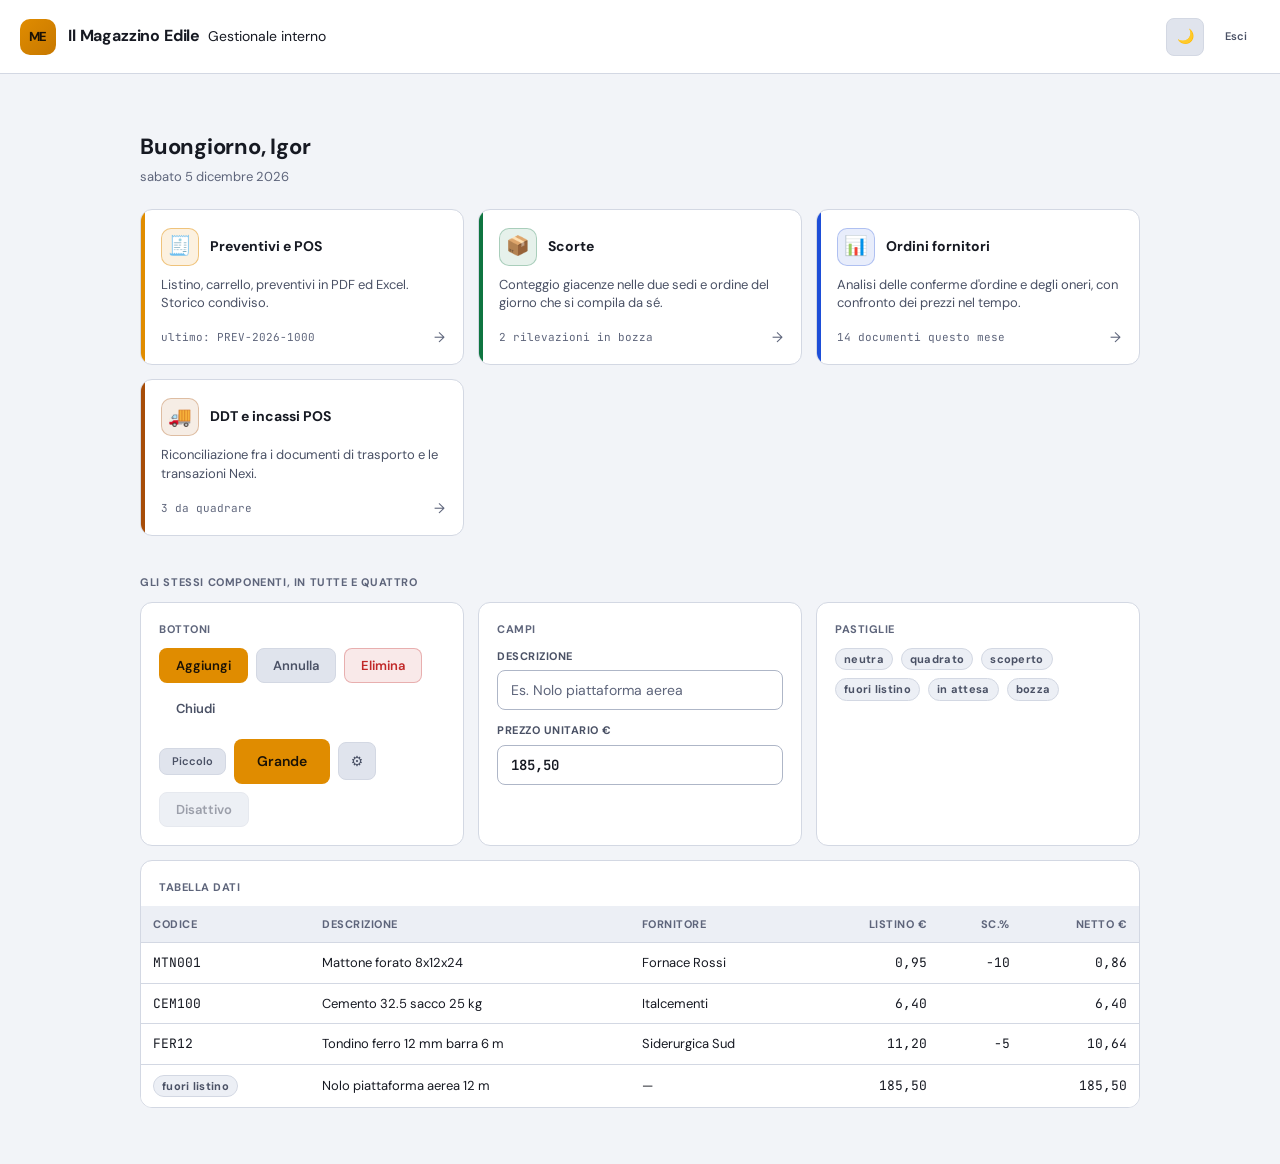
<file: dashboard.html>
<!DOCTYPE html>
<html lang="it">
<head>
<meta charset="UTF-8">
<meta name="viewport" content="width=device-width, initial-scale=1, viewport-fit=cover">
<title>Il Magazzino Edile — Avvio</title>
<link rel="icon" href="favicon.ico" sizes="32x32">
<link rel="icon" href="favicon.svg" type="image/svg+xml">
<link rel="apple-touch-icon" href="apple-touch-icon.png">
<link href="https://fonts.googleapis.com/css2?family=DM+Sans:wght@400;500;600;700&family=JetBrains+Mono:wght@400;500;600;700&display=swap" rel="stylesheet">
<link rel="stylesheet" href="tema.css">
<link rel="stylesheet" href="base.css">
<script src="tema.js"></script>
<style>
  /* Solo cio' che appartiene alla dashboard: tutto il resto viene da base.css */
  body { min-height: 100dvh; }

  .contenuto { max-width: 1040px; margin: 0 auto; padding: 28px 20px 56px; }

  .saluto { margin: 28px 0 22px; }
  .saluto h2 { font-size: 22px; margin-bottom: 4px; }
  .saluto p { margin: 0; color: var(--text3); font-size: var(--fs-sm); }

  .griglia {
    display: grid;
    grid-template-columns: repeat(auto-fill, minmax(280px, 1fr));
    gap: 14px;
  }

  /* La scheda di un'app. Il colore vive solo nella barretta e nell'icona:
     quattro tessere identiche per forma, distinte da una sola tinta. */
  .app-card {
    position: relative;
    display: flex; flex-direction: column; gap: 10px;
    padding: 18px 18px 16px 20px;
    background: var(--surface);
    border: 1px solid var(--border);
    border-radius: var(--radius);
    text-decoration: none;
    color: inherit;
    overflow: hidden;
    transition: border-color .15s, transform .15s, box-shadow .15s;
  }
  .app-card::before {
    content: ''; position: absolute; left: 0; top: 0; bottom: 0; width: 4px;
    background: var(--tinta);
  }
  .app-card:hover {
    border-color: var(--border-strong);
    transform: translateY(-2px);
    box-shadow: var(--shadow);
  }
  .app-card:focus-visible { transform: translateY(-2px); }

  .app-testa { display: flex; align-items: center; gap: 11px; }
  .app-icona {
    width: 38px; height: 38px; flex-shrink: 0;
    display: flex; align-items: center; justify-content: center;
    border-radius: 10px; font-size: 19px;
    background: var(--tinta-velo);
    border: 1px solid var(--tinta-bordo);
  }
  .app-nome { font-size: var(--fs-base); font-weight: 700; line-height: 1.25; }
  .app-desc { margin: 0; font-size: var(--fs-sm); color: var(--text2); line-height: 1.45; }

  .app-piede {
    display: flex; align-items: center; justify-content: space-between; gap: 8px;
    margin-top: auto; padding-top: 4px;
  }
  .app-stato { font-size: var(--fs-micro); color: var(--text3); font-family: var(--font-dati); }
  .app-freccia { color: var(--text3); font-size: var(--fs-base); transition: transform .15s, color .15s; }
  .app-card:hover .app-freccia { transform: translateX(3px); color: var(--accent-text); }

  /* Le quattro tinte: distinguono le app senza sfidare l'ambra del marchio,
     che resta il colore dell'azione. */
  .t-preventivi { --tinta: var(--accent); --tinta-velo: var(--accent-bg); --tinta-bordo: var(--accent-border); }
  .t-scorte     { --tinta: var(--green);  --tinta-velo: var(--green-bg);  --tinta-bordo: var(--green-border); }
  .t-ordini     { --tinta: var(--blue);   --tinta-velo: var(--blue-bg);   --tinta-bordo: var(--blue-border); }
  .t-ddt        { --tinta: var(--orange); --tinta-velo: var(--orange-bg); --tinta-bordo: var(--orange-border); }

  .sezione { margin-top: 38px; }
  .sezione > h3 {
    font-size: var(--fs-micro); text-transform: uppercase; letter-spacing: .6px;
    color: var(--text3); margin-bottom: 12px;
  }

  /* Vetrina dei componenti: serve a giudicare il tema, non e' parte della dashboard. */
  .vetrina { display: grid; gap: 14px; grid-template-columns: repeat(auto-fit, minmax(300px, 1fr)); }
  .riga-demo { display: flex; flex-wrap: wrap; gap: 8px; align-items: center; margin-bottom: 12px; }
  .riga-demo:last-child { margin-bottom: 0; }
  .titolo-demo {
    font-size: var(--fs-micro); text-transform: uppercase; letter-spacing: .5px;
    color: var(--text3); font-weight: 700; margin-bottom: 10px;
  }
</style>
</head>
<body>

<header class="ag-header">
  <div class="ag-logo">ME</div>
  <div class="ag-titolo">
    <h1>Il Magazzino Edile</h1>
    <p>Gestionale interno</p>
  </div>
  <div class="ag-azioni">
    <button class="btn btn-icona" id="btnTema" title="Cambia tema">🌙</button>
    <button class="btn btn-ghost btn-sm">Esci</button>
  </div>
</header>

<main class="contenuto">

  <div class="saluto">
    <h2>Buongiorno, Igor</h2>
    <p id="dataOggi"></p>
  </div>

  <div class="griglia">

    <a class="app-card t-preventivi" href="#">
      <div class="app-testa">
        <div class="app-icona">🧾</div>
        <div class="app-nome">Preventivi e POS</div>
      </div>
      <p class="app-desc">Listino, carrello, preventivi in PDF ed Excel. Storico condiviso.</p>
      <div class="app-piede">
        <span class="app-stato">ultimo: PREV-2026-1000</span>
        <span class="app-freccia">→</span>
      </div>
    </a>

    <a class="app-card t-scorte" href="#">
      <div class="app-testa">
        <div class="app-icona">📦</div>
        <div class="app-nome">Scorte</div>
      </div>
      <p class="app-desc">Conteggio giacenze nelle due sedi e ordine del giorno che si compila da sé.</p>
      <div class="app-piede">
        <span class="app-stato">2 rilevazioni in bozza</span>
        <span class="app-freccia">→</span>
      </div>
    </a>

    <a class="app-card t-ordini" href="#">
      <div class="app-testa">
        <div class="app-icona">📊</div>
        <div class="app-nome">Ordini fornitori</div>
      </div>
      <p class="app-desc">Analisi delle conferme d'ordine e degli oneri, con confronto dei prezzi nel tempo.</p>
      <div class="app-piede">
        <span class="app-stato">14 documenti questo mese</span>
        <span class="app-freccia">→</span>
      </div>
    </a>

    <a class="app-card t-ddt" href="#">
      <div class="app-testa">
        <div class="app-icona">🚚</div>
        <div class="app-nome">DDT e incassi POS</div>
      </div>
      <p class="app-desc">Riconciliazione fra i documenti di trasporto e le transazioni Nexi.</p>
      <div class="app-piede">
        <span class="app-stato">3 da quadrare</span>
        <span class="app-freccia">→</span>
      </div>
    </a>

  </div>

  <section class="sezione">
    <h3>Gli stessi componenti, in tutte e quattro</h3>
    <div class="vetrina">

      <div class="ag-card">
        <div class="titolo-demo">Bottoni</div>
        <div class="riga-demo">
          <button class="btn btn-primary">Aggiungi</button>
          <button class="btn">Annulla</button>
          <button class="btn btn-danger">Elimina</button>
          <button class="btn btn-ghost">Chiudi</button>
        </div>
        <div class="riga-demo">
          <button class="btn btn-sm">Piccolo</button>
          <button class="btn btn-primary btn-lg">Grande</button>
          <button class="btn btn-icona">⚙️</button>
          <button class="btn" disabled>Disattivo</button>
        </div>
      </div>

      <div class="ag-card">
        <div class="titolo-demo">Campi</div>
        <div class="riga-demo" style="display:block">
          <label class="ag-etichetta" for="d1">Descrizione</label>
          <input class="ag-campo" id="d1" placeholder="Es. Nolo piattaforma aerea">
        </div>
        <div class="riga-demo" style="display:block">
          <label class="ag-etichetta" for="d2">Prezzo unitario €</label>
          <input class="ag-campo ag-dati" id="d2" value="185,50">
        </div>
      </div>

      <div class="ag-card">
        <div class="titolo-demo">Pastiglie</div>
        <div class="riga-demo">
          <span class="ag-pastiglia">neutra</span>
          <span class="ag-pastiglia ag-pastiglia-verde">quadrato</span>
          <span class="ag-pastiglia ag-pastiglia-rossa">scoperto</span>
          <span class="ag-pastiglia ag-pastiglia-arancio">fuori listino</span>
          <span class="ag-pastiglia ag-pastiglia-blu">in attesa</span>
          <span class="ag-pastiglia ag-pastiglia-ambra">bozza</span>
        </div>
      </div>

      <div class="ag-card" style="grid-column: 1 / -1; padding: 0; overflow: hidden;">
        <div class="titolo-demo" style="padding: 18px 18px 0;">Tabella dati</div>
        <div class="ag-tabella-wrap" style="border:0; border-radius:0; margin-top:10px;">
          <table class="ag-tabella">
            <thead>
              <tr><th>Codice</th><th>Descrizione</th><th>Fornitore</th><th class="r">Listino €</th><th class="r">Sc.%</th><th class="r">Netto €</th></tr>
            </thead>
            <tbody>
              <tr class="cliccabile"><td class="ag-dati">MTN001</td><td>Mattone forato 8x12x24</td><td>Fornace Rossi</td><td class="r">0,95</td><td class="r">−10</td><td class="r">0,86</td></tr>
              <tr class="cliccabile"><td class="ag-dati">CEM100</td><td>Cemento 32.5 sacco 25 kg</td><td>Italcementi</td><td class="r">6,40</td><td class="r"></td><td class="r">6,40</td></tr>
              <tr class="cliccabile"><td class="ag-dati">FER12</td><td>Tondino ferro 12 mm barra 6 m</td><td>Siderurgica Sud</td><td class="r">11,20</td><td class="r">−5</td><td class="r">10,64</td></tr>
              <tr class="cliccabile"><td><span class="ag-pastiglia ag-pastiglia-arancio">fuori listino</span></td><td>Nolo piattaforma aerea 12 m</td><td>—</td><td class="r">185,50</td><td class="r"></td><td class="r">185,50</td></tr>
            </tbody>
          </table>
        </div>
      </div>

    </div>
  </section>

</main>

<script>
  if (window.Tema) Tema.collega(document.getElementById('btnTema'));
  document.getElementById('dataOggi').textContent =
    new Date().toLocaleDateString('it-IT', { weekday: 'long', day: 'numeric', month: 'long', year: 'numeric' });
</script>
</body>
</html>
</file>
<file: tema.css>
/* ===========================================================================
   TEMA ANTIGRAVITY v2 — foglio dei colori condiviso
   ===========================================================================

   Un solo file per tutte le app del magazzino: magazzino-gestionale,
   magazzino-scorte, ordini (analisi fornitori), controllo-ddt (riconciliazione
   POS). Si copia identico in ogni repository e si carica PRIMA del foglio di
   stile dell'app:

       <link rel="stylesheet" href="tema.css">
       <link rel="stylesheet" href="styles.css">

   Nessuna app deve ridefinire questi colori nel proprio :root. Se un colore
   manca, si aggiunge qui e si riporta il file negli altri repository.

   --------------------------------------------------------------------------
   COSA CAMBIA RISPETTO ALLA v1

   1. Esiste anche il tema chiaro. La v1 era solo scura: in cantiere, con il
      sole sullo schermo, era illeggibile.
   2. I contrasti passano WCAG AA (4.5:1) su ogni superficie. Nella v1
      --text3 stava a 3.1:1 sulle intestazioni di tabella: sotto la soglia,
      ed e' il colore con cui sono scritte tutte le etichette.
   3. Gli sfondi scuri sono rimasti quelli di prima. L'identita' non cambia,
      cambia cio' che non si leggeva.

   --------------------------------------------------------------------------
   COME SI SCEGLIE IL TEMA

   Di suo segue il sistema operativo. L'interruttore dell'app scrive
   data-tema="chiaro" o "scuro" su <html> e quella scelta vince. Sono gli
   stessi valori che magazzino-scorte usa gia', quindi il suo tema.ts
   continua a funzionare senza modifiche.

   La stampa e' sempre chiara: un preventivo su carta non si stampa nero.
   =========================================================================== */

/* --- TEMA CHIARO (predefinito) ------------------------------------------ */
:root {
  color-scheme: light;

  /* Superfici, dalla piu' arretrata alla piu' in rilievo */
  --bg: #f2f4f8;
  --surface: #ffffff;
  --surface2: #eceff5;
  --surface3: #e0e4ed;

  /* Bordi: quello normale divide, quello forte perimetra */
  --border: #d3d8e3;
  --border-strong: #aeb6c7;

  /* Testo. Tutti e tre passano AA su bg, surface, surface2 e surface3 */
  --text: #161922;
  --text2: #4a5165;
  --text3: #5e657b;

  /* Marchio. --accent e' il riempimento, --accent-ink cio' che ci scrivi
     sopra, --accent-text l'ambra da usare come TESTO sulla pagina: l'ambra
     del riempimento su fondo chiaro starebbe a 2:1, illeggibile. */
  --accent: #e08c00;
  --accent2: #c77800;
  --accent-text: #94580a;
  --accent-ink: #1a1206;
  --accent-bg: rgba(224, 140, 0, 0.12);
  --accent-border: rgba(224, 140, 0, 0.45);

  /* Stati */
  --green: #0e7540;
  --green-bg: rgba(14, 117, 64, 0.10);
  --green-border: rgba(14, 117, 64, 0.28);

  --red: #c12828;
  --red-bg: rgba(193, 40, 40, 0.10);
  --red-border: rgba(193, 40, 40, 0.30);

  --orange: #a64c08;
  --orange-bg: rgba(166, 76, 8, 0.10);
  --orange-border: rgba(166, 76, 8, 0.30);

  --blue: #1d4ed8;
  --blue-bg: rgba(29, 78, 216, 0.10);
  --blue-border: rgba(29, 78, 216, 0.28);

  /* Ombre: sul chiaro sono appena accennate, altrimenti sporcano */
  --shadow: 0 1px 2px rgba(22, 25, 34, 0.06), 0 2px 8px rgba(22, 25, 34, 0.06);
  --shadow-lg: 0 8px 24px rgba(22, 25, 34, 0.10), 0 24px 56px rgba(22, 25, 34, 0.12);
  --overlay-veil: rgba(22, 25, 34, 0.42);
}

/* --- TEMA SCURO --------------------------------------------------------- */
/* Scritto una volta sola in un @media, e riapplicato tale e quale quando lo
   sceglie l'utente. I due blocchi DEVONO restare identici nel contenuto. */
@media (prefers-color-scheme: dark) {
  :root:not([data-tema='chiaro']) {
    color-scheme: dark;

    --bg: #0f1117;
    --surface: #1a1d27;
    --surface2: #232735;
    --surface3: #2c3044;

    --border: #333850;
    --border-strong: #454b6b;

    --text: #e8eaf0;
    --text2: #aeb3c7;
    --text3: #9397b1;

    --accent: #f59e0b;
    --accent2: #fbbf24;
    --accent-text: #fbbf24;
    --accent-ink: #0f1117;
    --accent-bg: rgba(245, 158, 11, 0.10);
    --accent-border: rgba(245, 158, 11, 0.35);

    --green: #34d07f;
    --green-bg: rgba(52, 208, 127, 0.10);
    --green-border: rgba(52, 208, 127, 0.28);

    --red: #ff6b6b;
    --red-bg: rgba(255, 107, 107, 0.10);
    --red-border: rgba(255, 107, 107, 0.30);

    --orange: #fb923c;
    --orange-bg: rgba(251, 146, 60, 0.12);
    --orange-border: rgba(251, 146, 60, 0.32);

    --blue: #60a5fa;
    --blue-bg: rgba(96, 165, 250, 0.10);
    --blue-border: rgba(96, 165, 250, 0.28);

    --shadow: 0 1px 2px rgba(0, 0, 0, 0.30), 0 2px 8px rgba(0, 0, 0, 0.30);
    --shadow-lg: 0 8px 24px rgba(0, 0, 0, 0.45), 0 24px 64px rgba(0, 0, 0, 0.50);
    --overlay-veil: rgba(0, 0, 0, 0.62);
  }
}

:root[data-tema='scuro'] {
  color-scheme: dark;

  --bg: #0f1117;
  --surface: #1a1d27;
  --surface2: #232735;
  --surface3: #2c3044;

  --border: #333850;
  --border-strong: #454b6b;

  --text: #e8eaf0;
  --text2: #aeb3c7;
  --text3: #9397b1;

  --accent: #f59e0b;
  --accent2: #fbbf24;
  --accent-text: #fbbf24;
  --accent-ink: #0f1117;
  --accent-bg: rgba(245, 158, 11, 0.10);
  --accent-border: rgba(245, 158, 11, 0.35);

  --green: #34d07f;
  --green-bg: rgba(52, 208, 127, 0.10);
  --green-border: rgba(52, 208, 127, 0.28);

  --red: #ff6b6b;
  --red-bg: rgba(255, 107, 107, 0.10);
  --red-border: rgba(255, 107, 107, 0.30);

  --orange: #fb923c;
  --orange-bg: rgba(251, 146, 60, 0.12);
  --orange-border: rgba(251, 146, 60, 0.32);

  --blue: #60a5fa;
  --blue-bg: rgba(96, 165, 250, 0.10);
  --blue-border: rgba(96, 165, 250, 0.28);

  --shadow: 0 1px 2px rgba(0, 0, 0, 0.30), 0 2px 8px rgba(0, 0, 0, 0.30);
  --shadow-lg: 0 8px 24px rgba(0, 0, 0, 0.45), 0 24px 64px rgba(0, 0, 0, 0.50);
  --overlay-veil: rgba(0, 0, 0, 0.62);
}

/* --- MISURE ------------------------------------------------------------- */
/* Fuori dai blocchi di tema: non cambiano fra chiaro e scuro. */
:root {
  --radius: 12px;
  --radius-sm: 8px;
  --radius-full: 9999px;

  /* Scala tipografica. La v1 metteva le intestazioni di tabella a 10px e le
     celle a 12px: troppo piccolo per leggere codici e importi tutto il
     giorno. Un gradino sopra, e i dati si leggono senza avvicinarsi. */
  --fs-micro: 11px;   /* intestazioni di colonna, badge */
  --fs-sm: 13px;      /* celle di tabella, testo secondario */
  --fs-base: 14px;    /* testo corrente, campi */
  --fs-lg: 16px;      /* titoli di sezione */
  --fs-xl: 19px;      /* titoli di modale */

  --font-ui: 'DM Sans', system-ui, -apple-system, 'Segoe UI', sans-serif;
  --font-dati: 'JetBrains Mono', ui-monospace, 'SFMono-Regular', Consolas, monospace;

  --transition: all .15s ease-in-out;
}

/* --- NOMI ITALIANI (per magazzino-scorte) -------------------------------- */
/* magazzino-scorte ha il foglio di stile scritto con nomi italiani. Invece di
   riscriverne 1.600 righe, gli alias puntano agli stessi valori: quell'app
   adotta il tema cancellando i propri :root e nient'altro. */
:root {
  --fondo: var(--bg);
  --pannello: var(--surface);
  --testo: var(--text);
  --testo-secondario: var(--text2);
  --tenue: var(--text3);
  --bordo: var(--border);
  --bordo-medio: var(--border-strong);
  --bordo-forte: var(--text2);
  --campo: var(--surface);
  --bordo-campo: var(--border-strong);
  --accento: var(--accent-text);
  --accento-tenue: var(--accent-bg);
  --verde: var(--green);
  --righe-alterne: var(--surface2);
  --riga-sotto-mouse: var(--surface2);
  --riga-attiva: var(--accent-bg);
  --evidenza: var(--accent-bg);
}

/* --- BASE COMUNE -------------------------------------------------------- */

*,
*::before,
*::after { box-sizing: border-box; }

body {
  background: var(--bg);
  color: var(--text);
  font-family: var(--font-ui);
}

/* Il contorno di messa a fuoco non si toglie mai: senza, l'app non si usa da
   tastiera. :focus-visible lo mostra a chi naviga col tab e non a chi clicca. */
:focus-visible {
  outline: 2px solid var(--accent);
  outline-offset: 2px;
  border-radius: var(--radius-sm);
}

::selection {
  background: var(--accent-bg);
  color: var(--text);
}

::placeholder {
  color: var(--text3);
  opacity: 1; /* Firefox lo sbiadisce di suo, e scende sotto il contrasto */
}

::-webkit-scrollbar { width: 10px; height: 10px; }
::-webkit-scrollbar-track { background: transparent; }
::-webkit-scrollbar-thumb {
  background: var(--border-strong);
  border-radius: var(--radius-full);
  border: 3px solid transparent;
  background-clip: content-box;
}
::-webkit-scrollbar-thumb:hover { background-color: var(--text3); background-clip: content-box; }

/* Chi ha chiesto meno animazioni al sistema operativo le ha chieste sul serio. */
@media (prefers-reduced-motion: reduce) {
  *,
  *::before,
  *::after {
    animation-duration: .01ms !important;
    animation-iteration-count: 1 !important;
    transition-duration: .01ms !important;
    scroll-behavior: auto !important;
  }
}

/* La carta e' bianca: si stampa sempre col tema chiaro, qualunque sia quello
   a schermo. Senza questo, un preventivo stampato in tema scuro esce con il
   fondo nero o, peggio, con il testo chiaro invisibile. */
@media print {
  :root,
  :root[data-tema='scuro'] {
    color-scheme: light;
    --bg: #ffffff;
    --surface: #ffffff;
    --surface2: #f4f4f6;
    --surface3: #ebebef;
    --border: #ccccd4;
    --border-strong: #9a9aa6;
    --text: #000000;
    --text2: #333333;
    --text3: #555555;
    --accent: #b45309;
    --accent2: #92400e;
    --accent-text: #92400e;
    --accent-ink: #ffffff;
    --accent-bg: transparent;
    --green: #0e7540;
    --red: #b02020;
    --orange: #a64c08;
    --blue: #1d4ed8;
    --shadow: none;
    --shadow-lg: none;
  }
  body { background: #ffffff; color: #000000; }
}
</file>
<file: base.css>
/* ===========================================================================
   BASE ANTIGRAVITY v2 — componenti condivisi
   ===========================================================================

   Il secondo strato del tema. tema.css porta i colori; questo porta le FORME:
   bottoni, campi, tabelle, modali, pastiglie, testata. E' quello che fa
   sembrare quattro app la stessa famiglia — due app con gli stessi colori ma
   bottoni diversi restano due app diverse.

   Si carica dopo tema.css e prima del foglio dell'app:

       <link rel="stylesheet" href="tema.css">
       <link rel="stylesheet" href="base.css">
       <link rel="stylesheet" href="styles.css">

   L'app sopra puo' aggiungere, non ridefinire. Se un componente serve a due
   app, il suo posto e' qui.

   NOMI: i componenti generici hanno il prefisso "ag-". Quattro basi di codice
   nate separate si calpestano i nomi: in magazzino-scorte ".campo" marca le
   colonne modificabili di una tabella, non un input. Fanno eccezione i bottoni,
   che si chiamano ".btn" in tre app su quattro e restano cosi'; ".bottone" e'
   il dialetto di magazzino-scorte, tenuto come alias per non riscriverne il
   markup.
   =========================================================================== */

/* --- IMPIANTO ----------------------------------------------------------- */

html, body {
  margin: 0;
  font-family: var(--font-ui);
  font-size: var(--fs-base);
  line-height: 1.5;
  background: var(--bg);
  color: var(--text);
  -webkit-font-smoothing: antialiased;
}

h1, h2, h3 { margin: 0; font-weight: 700; letter-spacing: -0.01em; }
h1 { font-size: var(--fs-xl); }
h2 { font-size: var(--fs-lg); }
h3 { font-size: var(--fs-base); }

/* I dati vanno in monospaziato: prezzi, codici, quantita', partite IVA. */
.ag-dati, .ag-mono { font-family: var(--font-dati); font-variant-numeric: tabular-nums; }

/* --- TESTATA ------------------------------------------------------------
   La stessa barra in cima a tutte e quattro. E' la prima cosa che si vede e
   quella che dice "e' la stessa famiglia" prima ancora di leggere. */

.ag-header {
  display: flex;
  align-items: center;
  gap: 12px;
  padding: 12px 20px;
  background: var(--surface);
  border-bottom: 1px solid var(--border);
  flex-shrink: 0;
}

.ag-logo {
  width: 36px; height: 36px; flex-shrink: 0;
  border-radius: 10px;
  background: linear-gradient(135deg, var(--accent), var(--accent2));
  color: var(--accent-ink);
  display: flex; align-items: center; justify-content: center;
  font-weight: 700; font-size: var(--fs-sm); letter-spacing: -0.02em;
}

/* Il titolo dice sempre due cose nello stesso ordine: il programma, poi il
   modulo. "Il Magazzino Edile · Preventivi". Prima ogni app annunciava un
   prodotto diverso — "Antigravity Ordini", "Riconcilia", "Listino Prezzi
   Netto" — e sembravano quattro acquisti separati. */
.ag-titolo { min-width: 0; display: flex; align-items: baseline; gap: 8px; flex-wrap: wrap; }
.ag-titolo h1 {
  font-size: var(--fs-lg); line-height: 1.2; font-weight: 700;
  white-space: nowrap; overflow: hidden; text-overflow: ellipsis;
}
.ag-titolo .ag-modulo {
  display: inline-flex; align-items: baseline; gap: 8px;
  font-size: var(--fs-lg); font-weight: 600; color: var(--text2);
  white-space: nowrap;
}
.ag-titolo .ag-modulo::before { content: '·'; color: var(--text3); font-weight: 400; }
.ag-titolo .ag-versione {
  font-family: var(--font-dati); font-size: var(--fs-micro);
  color: var(--text3); font-weight: 500;
}
/* La riga di servizio sotto il titolo: utente, sede, stato. */
.ag-sottotitolo {
  width: 100%; margin: 2px 0 0;
  font-size: var(--fs-micro); color: var(--text3);
  white-space: nowrap; overflow: hidden; text-overflow: ellipsis;
}

@media (max-width: 560px) {
  .ag-titolo h1 { font-size: var(--fs-base); }
  .ag-titolo .ag-modulo { font-size: var(--fs-base); }
  .ag-titolo .ag-versione { display: none; }
}

.ag-azioni { margin-left: auto; display: flex; align-items: center; gap: 8px; }

/* --- NAVIGAZIONE --------------------------------------------------------
   La stessa barra a linguette in tutte e quattro, subito sotto la testata.
   Prima ogni app faceva a modo suo: magazzino-gestionale non aveva menu,
   magazzino-scorte una barra orizzontale, controllo-ddt una colonna a sinistra.
   Tre schemi diversi bastavano a far sembrare tre programmi diversi.

   Orizzontale e non laterale perche' su tablet e telefono la colonna mangia
   meta' schermo, e queste app si usano in magazzino. */

.ag-nav {
  display: flex;
  align-items: stretch;
  flex-wrap: wrap;
  gap: 2px;
  padding: 0 20px;
  background: var(--surface);
  border-bottom: 1px solid var(--border);
  flex-shrink: 0;
}

/* Vale sia per <a> (scorte usa react-router) sia per <button> e <li>
   (le app in JavaScript semplice cambiano vista da sole). */
.ag-nav a,
.ag-nav .ag-nav-voce {
  display: inline-flex;
  align-items: center;
  gap: 7px;
  padding: 11px 13px;
  border: 0;
  background: none;
  color: var(--text2);
  font-family: var(--font-ui);
  font-size: var(--fs-sm);
  font-weight: 600;
  line-height: 1.2;
  text-decoration: none;
  white-space: nowrap;
  cursor: pointer;
  /* Il bordo c'e' sempre, trasparente: cosi' la voce non si sposta di 2px
     quando diventa attiva. */
  border-bottom: 2px solid transparent;
  transition: color .15s, border-color .15s, background .15s;
}

.ag-nav a:hover,
.ag-nav .ag-nav-voce:hover:not(:disabled):not(.disattiva) {
  color: var(--text);
  background: var(--surface2);
}

.ag-nav a.active,
.ag-nav a[aria-current='page'],
.ag-nav .ag-nav-voce.attiva {
  color: var(--accent-text);
  border-bottom-color: var(--accent);
  background: var(--accent-bg);
}

.ag-nav .ag-nav-voce:disabled,
.ag-nav .ag-nav-voce.disattiva {
  opacity: .45;
  cursor: default;
}

/* Etichetta che separa i gruppi di voci: in magazzino-scorte il menu e' lungo
   e senza stacchi diventa un muro. */
.ag-nav-gruppo {
  display: inline-flex;
  align-items: center;
  padding: 0 10px 0 16px;
  margin-left: 4px;
  border-left: 1px solid var(--border);
  color: var(--text3);
  font-size: var(--fs-micro);
  font-weight: 700;
  text-transform: uppercase;
  letter-spacing: .6px;
  white-space: nowrap;
}
.ag-nav-gruppo:first-child { border-left: 0; margin-left: 0; padding-left: 0; }

/* Contatore accanto a una voce (es. "Anomalie 3"). */
.ag-nav-conta {
  min-width: 18px;
  padding: 1px 6px;
  border-radius: var(--radius-full);
  background: var(--surface3);
  color: var(--text2);
  font-family: var(--font-dati);
  font-size: 10px;
  font-weight: 700;
  text-align: center;
}
.ag-nav .attiva .ag-nav-conta,
.ag-nav a.active .ag-nav-conta { background: var(--accent); color: var(--accent-ink); }
.ag-nav-conta.allarme { background: var(--red-bg); color: var(--red); }

@media (max-width: 768px) {
  .ag-nav {
    padding: 0 10px;
    flex-wrap: nowrap;
    overflow-x: auto;
    -webkit-overflow-scrolling: touch;
    scrollbar-width: none;
  }
  .ag-nav::-webkit-scrollbar { display: none; }
  .ag-nav-gruppo { display: none; }  /* su telefono lo stacco non serve, ruba spazio */
}

/* --- BOTTONI ------------------------------------------------------------ */

.btn,
.bottone {
  display: inline-flex; align-items: center; justify-content: center; gap: 8px;
  padding: 9px 16px;
  border: 1px solid transparent;
  border-radius: var(--radius-sm);
  background: var(--surface3);
  color: var(--text2);
  border-color: var(--border);
  font-family: var(--font-ui);
  font-size: var(--fs-sm);
  font-weight: 600;
  line-height: 1.2;
  white-space: nowrap;
  cursor: pointer;
  transition: background .15s ease-in-out, border-color .15s ease-in-out, color .15s ease-in-out;
}
.btn:hover:not(:disabled),
.bottone:hover:not(:disabled) { background: var(--border); color: var(--text); }
.btn:disabled,
.bottone:disabled { opacity: .55; cursor: default; }

.btn-primary,
.bottone.principale { background: var(--accent); color: var(--accent-ink); border-color: transparent; }
.btn-primary:hover:not(:disabled),
.bottone.principale:hover:not(:disabled) { background: var(--accent2); color: var(--accent-ink); }

.btn-danger { background: var(--red-bg); color: var(--red); border-color: var(--red-border); }
.btn-danger:hover:not(:disabled) { background: var(--red-bg); border-color: var(--red); color: var(--red); }

.btn-ghost { background: transparent; border-color: transparent; color: var(--text2); }
.btn-ghost:hover:not(:disabled) { background: var(--surface2); color: var(--text); }

/* Alias per il markup gia' scritto. .btn-secondary e' l'aspetto di riposo del
   bottone, quindi non aggiunge niente: esiste perche' tre app lo scrivono. */
.btn-secondary { /* uguale a .btn */ }
.btn-success { background: var(--green-bg); color: var(--green); border-color: var(--green-border); }
.btn-success:hover:not(:disabled) { background: var(--green-bg); border-color: var(--green); }

.btn-sm,
.bottone.piccolo { padding: 6px 12px; font-size: var(--fs-micro); }
.btn-lg { padding: 13px 22px; font-size: var(--fs-base); }

/* Quadrato, per le sole icone: senza, un flex lo stira. */
.btn-icona { flex: 0 0 auto; width: 38px; height: 38px; padding: 0; font-size: var(--fs-base); }

/* --- CAMPI -------------------------------------------------------------- */

.ag-campo,
input[type="text"].ag-campo, input[type="email"].ag-campo, input[type="password"].ag-campo,
input[type="number"].ag-campo, input[type="date"].ag-campo, select.ag-campo, textarea.ag-campo {
  width: 100%;
  padding: 10px 13px;
  background: var(--surface);
  color: var(--text);
  border: 1px solid var(--border-strong);
  border-radius: var(--radius-sm);
  font-family: var(--font-ui);
  font-size: var(--fs-base);
  outline: none;
  transition: border-color .15s, box-shadow .15s;
}
.ag-campo:focus {
  border-color: var(--accent);
  box-shadow: 0 0 0 3px var(--accent-bg);
}
.ag-campo.ag-dati { font-family: var(--font-dati); font-weight: 600; }

.ag-etichetta {
  display: block;
  margin-bottom: 6px;
  font-size: var(--fs-micro);
  font-weight: 700;
  letter-spacing: .5px;
  text-transform: uppercase;
  color: var(--text2);
}

/* --- PASTIGLIE ---------------------------------------------------------- */

.ag-pastiglia {
  display: inline-block;
  padding: 2px 8px;
  border-radius: var(--radius-full);
  border: 1px solid var(--border);
  background: var(--surface2);
  color: var(--text2);
  font-size: var(--fs-micro);
  font-weight: 700;
  letter-spacing: .3px;
  white-space: nowrap;
}
.pastiglia-verde   { background: var(--green-bg);  color: var(--green);  border-color: var(--green-border); }
.pastiglia-rossa   { background: var(--red-bg);    color: var(--red);    border-color: var(--red-border); }
.pastiglia-arancio { background: var(--orange-bg); color: var(--orange); border-color: var(--orange-border); }
.pastiglia-blu     { background: var(--blue-bg);   color: var(--blue);   border-color: var(--blue-border); }
.pastiglia-ambra   { background: var(--accent-bg); color: var(--accent-text); border-color: var(--accent-border); }

/* --- CARD --------------------------------------------------------------- */

.ag-card {
  background: var(--surface);
  border: 1px solid var(--border);
  border-radius: var(--radius);
  padding: 18px;
}

/* --- TABELLE ------------------------------------------------------------ */

.ag-tabella-wrap {
  border: 1px solid var(--border);
  border-radius: var(--radius);
  background: var(--surface);
  overflow: auto;
}

.ag-tabella { width: 100%; border-collapse: collapse; }

.ag-tabella thead th {
  position: sticky; top: 0; z-index: 2;
  padding: 10px 12px;
  text-align: left;
  background: var(--surface2);
  border-bottom: 1px solid var(--border);
  color: var(--text3);
  font-size: var(--fs-micro);
  font-weight: 700;
  text-transform: uppercase;
  letter-spacing: .5px;
  white-space: nowrap;
}
.ag-tabella thead th.r, .ag-tabella td.r { text-align: right; }

.ag-tabella tbody td {
  padding: 10px 12px;
  font-size: var(--fs-sm);
  border-bottom: 1px solid var(--border);
  vertical-align: middle;
}
.ag-tabella tbody tr:last-child td { border-bottom: 0; }
.ag-tabella tbody tr.cliccabile { cursor: pointer; }
.ag-tabella tbody tr.cliccabile:hover { background: var(--accent-bg); }

/* I numeri incolonnati: monospaziato e cifre di larghezza uguale. */
.ag-tabella td.r, .ag-tabella td.ag-dati { font-family: var(--font-dati); font-variant-numeric: tabular-nums; }

/* --- MODALI ------------------------------------------------------------- */

.ag-velo {
  position: fixed; inset: 0; z-index: 100;
  display: none; align-items: center; justify-content: center;
  padding: 24px;
  background: var(--overlay-veil);
  backdrop-filter: blur(4px);
}
.ag-velo.aperto { display: flex; }

.ag-finestra {
  width: 100%; max-width: 480px;
  max-height: calc(100dvh - 48px);
  overflow: auto;
  padding: 24px;
  background: var(--surface);
  border: 1px solid var(--border);
  border-radius: 16px;
  box-shadow: var(--shadow-lg);
  animation: ag-sali .2s ease;
}
@keyframes ag-sali { from { transform: translateY(14px); opacity: 0 } to { transform: none; opacity: 1 } }

/* --- STATO VUOTO -------------------------------------------------------- */

.ag-vuoto {
  display: flex; flex-direction: column; align-items: center; justify-content: center;
  gap: 10px; padding: 48px 24px; text-align: center;
  color: var(--text3);
}
.ag-vuoto-icona { font-size: 40px; opacity: .35; }
.ag-vuoto-testo { font-size: var(--fs-base); }

/* --- STAMPA --------------------------------------------------------------
   Testata e menu non vanno sulla carta: un modulo di conteggio o un preventivo
   stampato non ha bisogno del nome del programma ne' delle linguette. Sta qui
   e non nelle singole app perche' vale per tutte e quattro. */
@media print {
  .ag-header,
  .ag-nav { display: none !important; }
}
</file>
